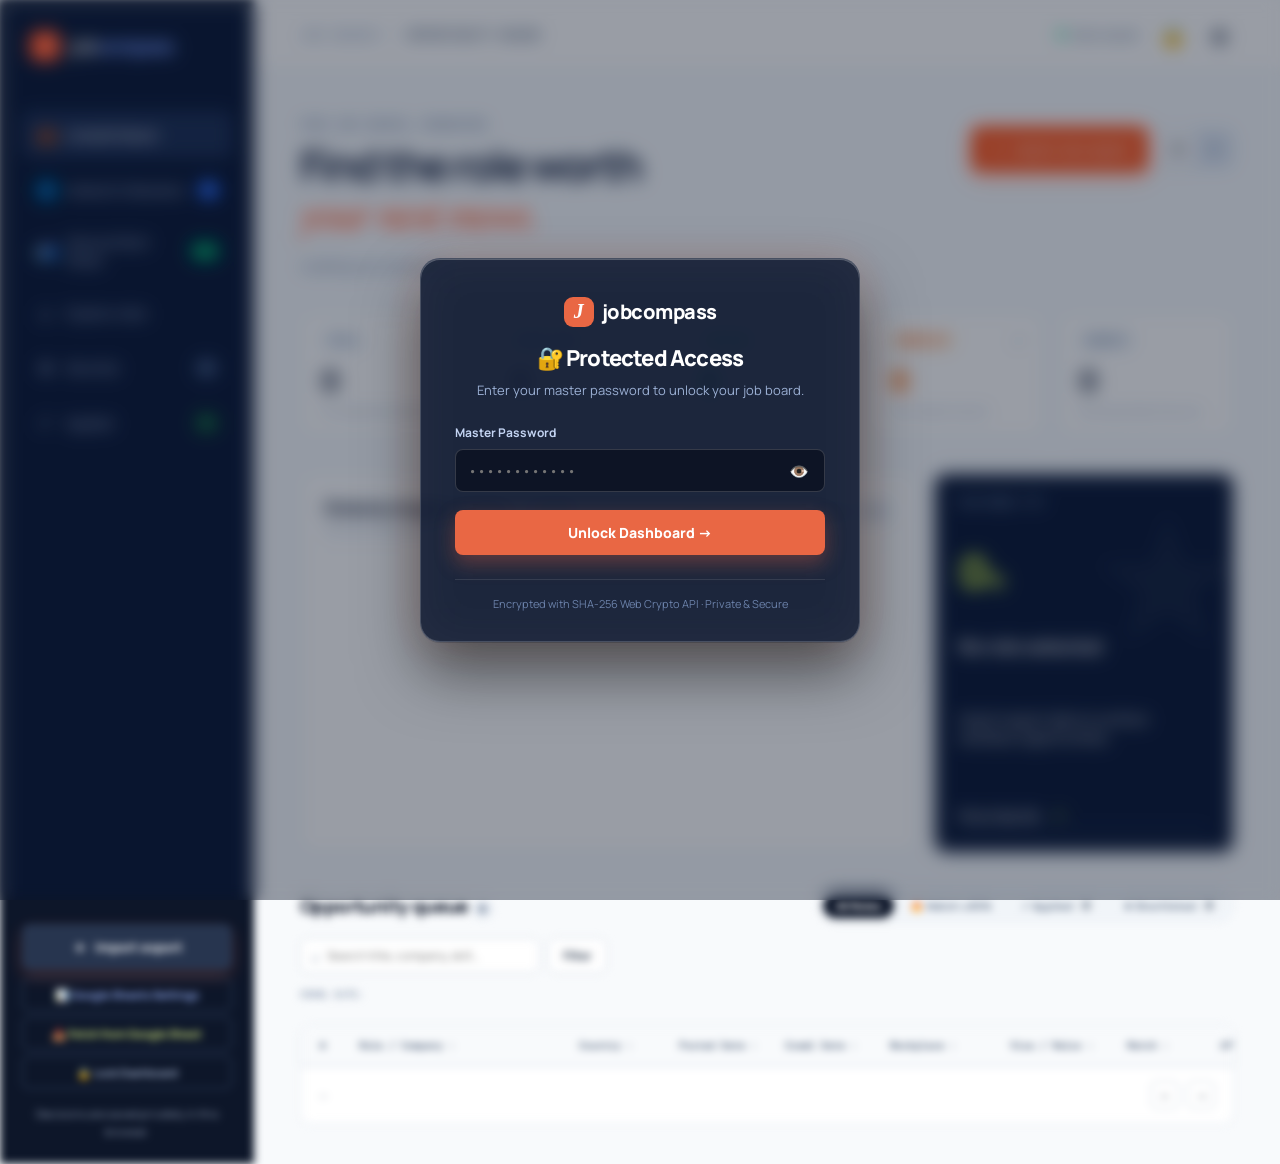
<file: index.html>
<!doctype html>
<html lang="en">
  <head>
    <meta charset="UTF-8" />
    <meta name="viewport" content="width=device-width, initial-scale=1.0" />
    <meta name="theme-color" content="#0d1629" />
    <title>Job Compass | Opportunity dashboard</title>
    <link rel="preconnect" href="https://fonts.googleapis.com" />
    <link rel="preconnect" href="https://fonts.gstatic.com" crossorigin />
    <link href="https://fonts.googleapis.com/css2?family=DM+Mono:wght@400;500&family=Manrope:wght@400;500;600;700;800&display=swap" rel="stylesheet" />
    <link rel="stylesheet" href="styles.css" />
  </head>
  <body>
    <div class="shell" id="app-shell">
      <aside class="sidebar">
        <a class="brand" href="#top" aria-label="Job Compass home"><span class="brand-mark">J</span><span>job<span>compass</span></span></a>
        <nav class="nav" aria-label="Main navigation">
          <a class="active" href="index.html" id="nav-overview-link"><span>💼</span> LinkedIn Board</a>
          <a href="indeed_glassdoor.html" id="nav-ig-link"><span>🌐</span> Indeed & Glassdoor <b id="nav-ig-total" style="background:#2563eb; color:#ffffff; padding:1px 6px; border-radius:8px; font-size:11px; margin-left:auto;">0</b></a>
          <a href="inbound_pipeline.html" id="nav-inbound-link"><span>📬</span> Inbound Next Steps <b id="nav-nextsteps-count" style="background:#10b981; color:#0f172a; font-weight:800; padding:1px 6px; border-radius:8px; font-size:11px; margin-left:auto;">12</b></a>
          <a href="#roles" id="nav-roles-link"><span>⌕</span> Explore roles</a>
          <a href="#shortlist" id="nav-shortlist-link"><span>★</span> Shortlist <b id="nav-shortlist">0</b></a>
          <a href="#applied" id="nav-applied-link"><span>✓</span> Applied <b id="nav-applied" class="nav-applied-badge">0</b></a>
        </nav>
        <div class="sidebar-bottom">
          <button class="import-button sidebar-import" id="import-button"><span>＋</span> Import export</button>
          <button class="clear-data-button" id="sheets-config-button" style="margin-top:8px;color:#9db7ff;border-color:#374a6a">📊 Google Sheets Settings</button>
          <button class="clear-data-button" id="sheets-fetch-button" style="margin-top:6px;color:#dff482;border-color:#374a6a">📥 Fetch from Google Sheet</button>
          <button class="clear-data-button" id="lock-dashboard-btn" style="margin-top:6px;color:#a5b5d2;border-color:#374a6a">🔒 Lock Dashboard</button>
          <p class="stored-count" id="stored-count"></p>
          <button class="clear-data-button" id="clear-data" style="display:none">Clear stored data</button>
          <p>Decisions are saved privately in this browser.</p>
        </div>
      </aside>

      <main id="top">
        <header class="topbar">
          <button class="mobile-menu" id="mobile-menu" aria-label="Open navigation">☰</button>
          <div class="crumb"><span>JOB SEARCH</span><i>/</i><strong>OPPORTUNITY BOARD</strong></div>
          <div class="top-actions">
            <span class="saved-state"><i></i> Auto-saved</span>
            <button class="icon-button" id="lock-header-btn" title="Lock Dashboard Session">🔒</button>
            <button class="icon-button" id="theme-button" aria-label="Toggle theme">◐</button>
          </div>
        </header>

        <section class="hero">
          <div>
            <p class="eyebrow">YOUR JOB SEARCH, ORGANISED</p>
            <h1>Find the role worth<br /><em>your next move.</em></h1>
            <p class="hero-copy" id="dataset-summary">Loading your job export…</p>
          </div>
          <div class="hero-actions">
            <button class="import-button" id="hero-import"><span>＋</span> Import new export</button>
            <label class="view-toggle" aria-label="Display mode">
              <button class="active" id="table-view-button" aria-label="Table view">☰</button>
              <button id="compact-view-button" aria-label="Compact view">☷</button>
            </label>
          </div>
        </section>

        <section class="metrics">
          <article class="metric-card">
            <div class="metric-head"><span class="metric-badge">TOTAL</span></div>
            <strong id="metric-total">0</strong>
            <span class="metric-note" id="metric-total-note">0 companies represented</span>
          </article>
          <article class="metric-card">
            <div class="metric-head"><span class="metric-badge badge-match">MATCH ≥85%</span></div>
            <strong id="metric-high-match">0</strong>
            <span class="metric-note">Top fit for your background</span>
          </article>
          <article class="metric-card clickable card-applied" id="metric-applied-card" title="Click to view all applied jobs">
            <div class="metric-head"><span class="metric-badge badge-applied">APPLIED</span><span class="card-action-icon">↗</span></div>
            <strong id="metric-applied" class="metric-applied-val">0</strong>
            <span class="metric-note" id="metric-applied-note">0% submitted · Click to filter</span>
          </article>
          <article class="metric-card clickable card-shortlist" id="metric-shortlisted-card" title="Click to view shortlisted roles">
            <div class="metric-head"><span class="metric-badge badge-shortlist">SHORTLIST</span><span class="card-action-icon">↗</span></div>
            <strong id="metric-shortlisted" class="metric-shortlist-val">0</strong>
            <span class="metric-note" id="metric-shortlist-note">Your roles to revisit</span>
          </article>
          <article class="metric-card">
            <div class="metric-head"><span class="metric-badge">MARKETS</span></div>
            <strong id="metric-countries">0</strong>
            <span class="metric-note" id="metric-country-note">Across primary focus areas</span>
          </article>
        </section>

        <section class="insight-grid">
          <article class="chart-card">
            <div class="chart-card-top">
              <div class="chart-card-title-group">
                <div class="title-with-pill">
                  <h2>Roles by target country</h2>
                  <span class="market-count-pill" id="country-data-label">19 MARKETS</span>
                </div>
                <p class="chart-subtitle" id="country-chart-subtitle">All active international tech markets</p>
              </div>
              <div class="chart-controls-group">
                <div class="chart-search-wrap">
                  <span>⌕</span>
                  <input type="text" id="country-search-input" placeholder="Search country…" />
                </div>
                <div class="chart-sort-toggle">
                  <button class="sort-toggle-btn active" id="sort-country-count" title="Sort by volume">Volume</button>
                  <button class="sort-toggle-btn" id="sort-country-alpha" title="Sort alphabetically">A–Z</button>
                </div>
                <button class="clear-country-filter" id="country-filter-clear-btn" style="display:none;" title="Clear country filter">✕</button>
              </div>
            </div>
            <div class="country-bars-scroll" id="country-bars"></div>
          </article>
          <article class="focus-card">
            <p class="eyebrow">FEATURED FIT</p>
            <div class="focus-score" id="focus-score">0<small>%</small></div>
            <h2 id="focus-title">No role selected</h2>
            <p id="focus-company">Import export data to surface standout opportunities.</p>
            <button id="view-best-fit">Focus top role <span>→</span></button>
          </article>
        </section>

        <section class="roles-section" id="roles">
          <div class="queue-master-bar">
            <div class="queue-left">
              <h2>Opportunity queue <span class="queue-count-badge" id="visible-count">0</span></h2>
            </div>
            <div class="queue-center">
              <div class="status-tabs-bar" id="status-tabs-bar">
                <button class="status-pill active" data-status-tab="all">All Roles</button>
                <button class="status-pill pill-match" data-status-tab="high">🔥 Match ≥85%</button>
                <button class="status-pill pill-applied" data-status-tab="applied">✓ Applied <b id="tab-count-applied">0</b></button>
                <button class="status-pill pill-shortlist" data-status-tab="shortlisted">★ Shortlisted <b id="tab-count-shortlisted">0</b></button>
              </div>
            </div>
            <div class="queue-right">
              <div class="search-wrap">
                <span>⌕</span>
                <input type="search" id="search" placeholder="Search title, company, skill…" />
              </div>
              <button class="filter-button" id="filter-button">Filter <span id="filter-count">0</span></button>
            </div>
          </div>

          <div class="timeline-strip">
            <span class="timeline-label">CRAWL DATE:</span>
            <div class="date-tabs-bar" id="date-tabs-bar"></div>
          </div>

          <div class="filters-panel" id="filters-panel" hidden>
            <label>Platform / Source<select id="source-filter"><option value="">All platforms</option><option value="LinkedIn">LinkedIn</option><option value="Indeed">Indeed</option><option value="Glassdoor">Glassdoor</option></select></label>
            <label>Country<select id="country-filter"><option value="">All countries</option></select></label>
            <label>Match Score<select id="score-filter"><option value="">Any score</option><option value="85">85%+ Top match</option><option value="70">70%+ Good match</option></select></label>
            <label>Workplace<select id="workplace-filter"><option value="">Any workplace</option></select></label>
            <label>Job Posted<select id="posted-filter"><option value="">Any posted date</option><option value="1">Past 24 hours</option><option value="3">Past 3 days</option><option value="7">Past 7 days</option><option value="14">Past 14 days</option><option value="30">Past 30 days</option></select></label>
            <label>Crawl Date<select id="recent-filter"><option value="">All crawl dates</option><option value="1">Past 24 hours</option><option value="7">Past 7 days</option><option value="30">Past 30 days</option></select></label>
            <label>Visa Sponsorship<select id="visa-filter"><option value="">All sponsorship</option><option value="Visa Sponsored">🛂 Visa Sponsored</option><option value="Relocation Provided">✈️ Relocation Provided</option><option value="Visa Mentioned">🌐 Visa Mentioned</option><option value="No Sponsorship">🚫 No Sponsorship</option></select></label>
            <label>Status<select id="status-filter"><option value="">All roles</option><option value="shortlisted">Shortlisted</option><option value="applied">Applied</option><option value="not-applied">Not Applied</option></select></label>
            <button class="clear-filters" id="clear-filters">Clear all</button>
          </div>
          <div class="active-filters" id="active-filters"></div>
          <div class="table-wrap" id="table-wrap">
            <table>
              <thead>
                <tr>
                  <th class="bookmark-cell">★</th>
                  <th class="col-role"><button data-sort="Job Title">Role / Company ↕</button></th>
                  <th class="col-country"><button data-sort="Country">Country ↕</button></th>
                  <th class="col-posted"><button data-sort="Posted Date">Posted Date ↕</button></th>
                  <th class="col-crawl"><button data-sort="Crawl Date">Crawl Date ↕</button></th>
                  <th class="col-workplace"><button data-sort="Remote / Workplace">Workplace ↕</button></th>
                  <th class="col-visa"><button data-sort="Visa Sponsorship Mentioned">Visa / Reloc ↕</button></th>
                  <th class="col-match"><button data-sort="Match Score">Match ↕</button></th>
                  <th class="col-applied">Applied</th>
                  <th class="col-link">Link</th>
                </tr>
              </thead>
              <tbody id="jobs-body"></tbody>
            </table>
          </div>
          <footer class="table-footer"><p id="page-info">—</p><div class="pagination"><button id="previous-page" aria-label="Previous page">←</button><div id="page-buttons"></div><button id="next-page" aria-label="Next page">→</button></div></footer>
        </section>
      </main>
    </div>

    <!-- Login & Authentication Gate Modal -->
    <div class="auth-overlay" id="auth-overlay">
      <div class="auth-card">
        <div class="auth-header">
          <div class="auth-brand"><span class="brand-mark">J</span><span>job<span>compass</span></span></div>
          <h2 id="auth-title">🔐 Protected Access</h2>
          <p id="auth-subtitle">Enter your master password to unlock your job board.</p>
        </div>
        <form id="auth-form">
          <div class="auth-field">
            <label for="auth-password">Master Password</label>
            <div class="password-wrapper">
              <input type="password" id="auth-password" class="modal-input" placeholder="••••••••••••" required autocomplete="current-password" />
              <button type="button" id="toggle-auth-password" class="password-toggle-btn" aria-label="Toggle password visibility">👁️</button>
            </div>
            <div id="password-strength-bar" class="strength-bar" hidden><div id="strength-fill"></div></div>
          </div>
          <div class="auth-field" id="auth-confirm-wrapper" hidden>
            <label for="auth-confirm-password">Confirm Master Password</label>
            <input type="password" id="auth-confirm-password" class="modal-input" placeholder="••••••••••••" autocomplete="new-password" />
          </div>
          <p class="auth-error" id="auth-error" hidden></p>
          <button type="submit" id="auth-submit-btn" class="auth-submit-btn">Unlock Dashboard →</button>
        </form>
        <div class="auth-footer">
          <span>Encrypted with SHA-256 Web Crypto API · Private & Secure</span>
        </div>
      </div>
    </div>

    <!-- Google Sheets Settings Modal -->
    <div class="modal-overlay" id="sheets-modal" hidden>
      <div class="modal-card">
        <header class="modal-header">
          <h3>📊 Google Sheets Integration</h3>
          <button id="close-sheets-modal" aria-label="Close modal">×</button>
        </header>
        <div class="modal-body">
          <p>Sync all opportunity records and real-time "Applied" status to a single Google Spreadsheet.</p>
          <label class="modal-label">Google Apps Script Webhook URL:
            <input type="url" id="sheets-url-input" class="modal-input" placeholder="https://script.google.com/macros/s/.../exec" />
          </label>
          <div class="modal-actions">
            <button id="save-sheets-config" class="import-button">Save Configuration</button>
            <button id="sync-sheets-now" class="filter-button" style="padding:10px 16px">Sync All Jobs Now 🔄</button>
          </div>
          <p class="small-help">Copy script from <code>google_apps_script.js</code> into your Google Sheet to create a Webhook.</p>
        </div>
      </div>
    </div>

    <input id="file-input" type="file" accept=".csv,.xlsx,text/csv,application/vnd.openxmlformats-officedocument.spreadsheetml.sheet" hidden />
    <div class="toast" id="toast" role="status"></div>
    <div class="loading-overlay" id="loading-overlay" hidden>
      <div class="loading-spinner">
        <div class="spinner"></div>
        <p id="loading-text">Importing…</p>
      </div>
    </div>
    <script src="https://cdn.sheetjs.com/xlsx-0.20.3/package/dist/xlsx.full.min.js"></script>
    <script src="app.js"></script>
  </body>
</html>
</file>
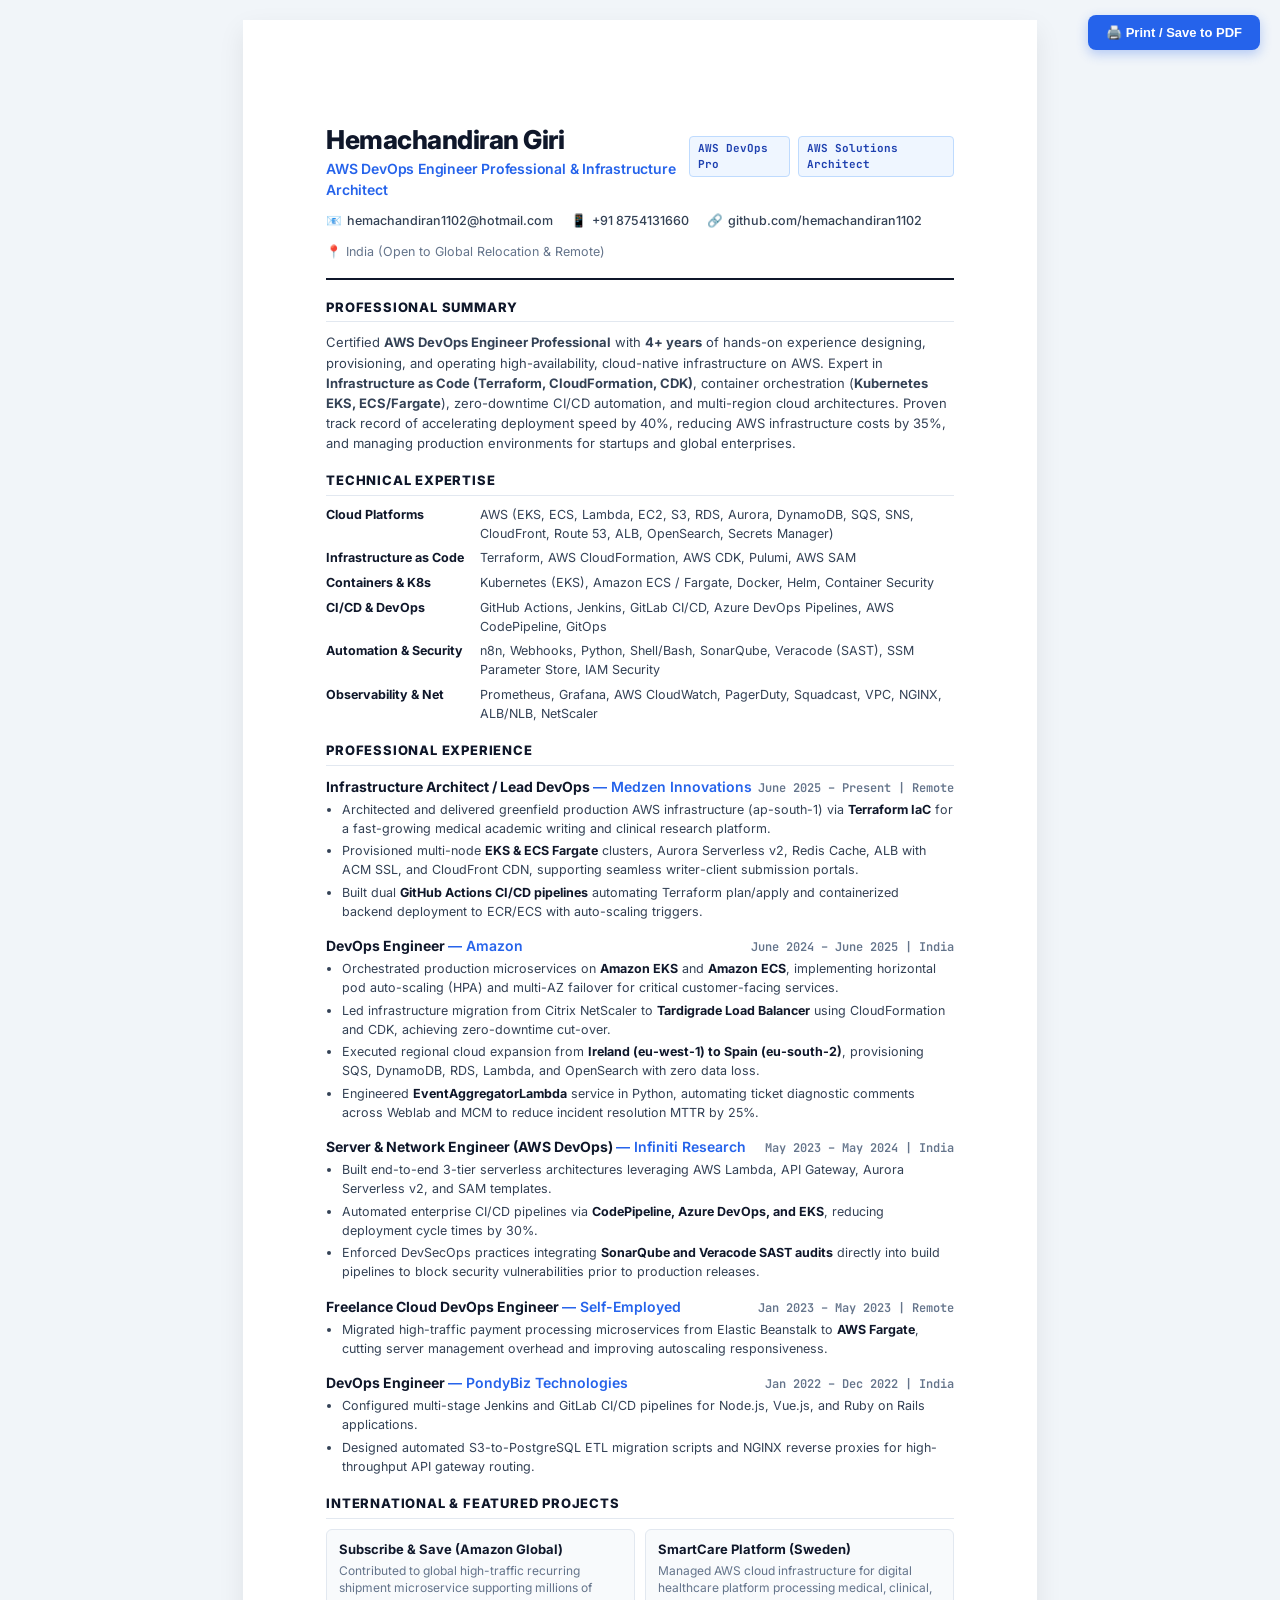
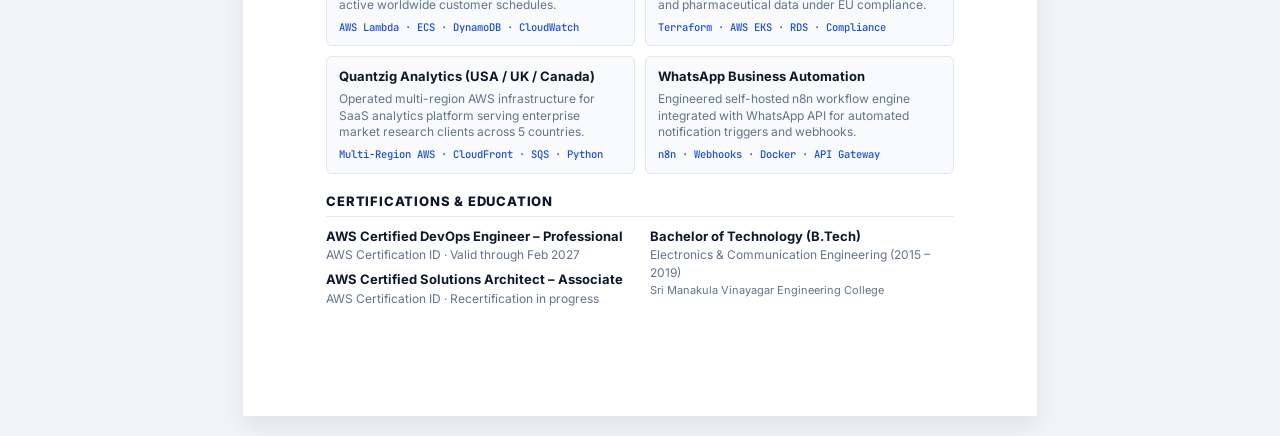
<file: Hemachandiran_Giri_Unified_Global_Resume.html>
<!DOCTYPE html>
<html lang="en">
<head>
  <meta charset="UTF-8">
  <meta name="viewport" content="width=device-width, initial-scale=1.0">
  <title>Hemachandiran Giri — AWS DevOps Engineer & Infrastructure Architect Resume</title>
  <style>
    @import url('https://fonts.googleapis.com/css2?family=Inter:wght@300;400;500;600;700;800&family=JetBrains+Mono:wght@400;500&display=swap');

    :root {
      --primary: #0f172a;
      --accent: #2563eb;
      --accent-dark: #1d4ed8;
      --text: #334155;
      --text-light: #64748b;
      --line: #e2e8f0;
      --bg-subtle: #f8fafc;
      --badge-bg: #eff6ff;
      --badge-border: #bfdbfe;
      --badge-text: #1e40af;
    }

    * { box-sizing: border-box; margin: 0; padding: 0; }
    
    body {
      font-family: 'Inter', system-ui, -apple-system, sans-serif;
      color: var(--text);
      background: #f1f5f9;
      line-height: 1.5;
      font-size: 13.5px;
      -webkit-print-color-adjust: exact;
      print-color-adjust: exact;
    }

    .page {
      background: #ffffff;
      width: 210mm;
      min-height: 297mm;
      margin: 20px auto;
      padding: 28mm 22mm 24mm;
      box-shadow: 0 10px 25px rgba(0,0,0,0.08);
      position: relative;
    }

    @media print {
      body { background: #ffffff; }
      .page {
        width: 100%;
        margin: 0;
        padding: 16mm 16mm 16mm;
        box-shadow: none;
      }
      .no-print { display: none !important; }
      .page-break { page-break-before: always; }
    }

    /* Print Toolbar */
    .toolbar {
      position: fixed;
      top: 15px;
      right: 20px;
      z-index: 1000;
      display: flex;
      gap: 10px;
    }
    .btn {
      background: var(--accent);
      color: #fff;
      border: 0;
      padding: 10px 18px;
      border-radius: 8px;
      font-weight: 600;
      font-size: 13px;
      cursor: pointer;
      box-shadow: 0 4px 12px rgba(37,99,235,0.3);
      transition: all 0.2s ease;
    }
    .btn:hover { background: var(--accent-dark); transform: translateY(-1px); }

    /* Header */
    header {
      border-bottom: 2px solid var(--primary);
      padding-bottom: 16px;
      margin-bottom: 18px;
    }

    .header-top {
      display: flex;
      justify-content: space-between;
      align-items: flex-start;
    }

    h1 {
      font-size: 26px;
      font-weight: 800;
      color: var(--primary);
      letter-spacing: -0.5px;
      line-height: 1.1;
    }

    .title-sub {
      font-size: 14px;
      font-weight: 600;
      color: var(--accent);
      margin-top: 4px;
      letter-spacing: -0.2px;
    }

    .contact-bar {
      display: flex;
      flex-wrap: wrap;
      gap: 12px 18px;
      margin-top: 12px;
      font-size: 12.5px;
      color: var(--text-light);
    }

    .contact-item {
      display: flex;
      align-items: center;
      gap: 5px;
    }

    .contact-item a {
      color: var(--text);
      text-decoration: none;
      font-weight: 500;
    }

    .contact-item a:hover { color: var(--accent); }

    .cert-badge-row {
      display: flex;
      gap: 8px;
      margin-top: 10px;
    }

    .cert-pill {
      background: var(--badge-bg);
      border: 1px solid var(--badge-border);
      color: var(--badge-text);
      font-size: 11px;
      font-weight: 700;
      padding: 3px 8px;
      border-radius: 4px;
      font-family: 'JetBrains Mono', monospace;
    }

    /* Section Styling */
    section {
      margin-bottom: 18px;
    }

    .section-title {
      font-size: 13px;
      font-weight: 800;
      text-transform: uppercase;
      letter-spacing: 0.8px;
      color: var(--primary);
      border-bottom: 1.5px solid var(--line);
      padding-bottom: 4px;
      margin-bottom: 10px;
      display: flex;
      justify-content: space-between;
      align-items: center;
    }

    .summary-text {
      font-size: 13px;
      color: var(--text);
      line-height: 1.55;
    }

    /* Skills Grid */
    .skills-grid {
      display: grid;
      grid-template-columns: 140px 1fr;
      gap: 6px 14px;
      font-size: 12.5px;
    }

    .skill-cat {
      font-weight: 700;
      color: var(--primary);
    }

    .skill-val {
      color: var(--text);
    }

    /* Experience Items */
    .exp-item {
      margin-bottom: 14px;
    }

    .exp-header {
      display: flex;
      justify-content: space-between;
      align-items: baseline;
      margin-bottom: 3px;
    }

    .exp-role {
      font-size: 14px;
      font-weight: 700;
      color: var(--primary);
    }

    .exp-company {
      font-weight: 600;
      color: var(--accent);
    }

    .exp-meta {
      font-size: 12px;
      font-weight: 600;
      color: var(--text-light);
      font-family: 'JetBrains Mono', monospace;
    }

    ul.bullets {
      padding-left: 16px;
      margin-top: 4px;
    }

    ul.bullets li {
      margin-bottom: 4px;
      font-size: 12.5px;
      color: var(--text);
    }

    ul.bullets li strong {
      color: var(--primary);
    }

    /* Project Cards */
    .project-grid {
      display: grid;
      grid-template-columns: 1fr 1fr;
      gap: 10px;
    }

    .project-card {
      border: 1px solid var(--line);
      background: var(--bg-subtle);
      border-radius: 6px;
      padding: 10px 12px;
    }

    .project-card h4 {
      font-size: 13px;
      font-weight: 700;
      color: var(--primary);
      display: flex;
      justify-content: space-between;
    }

    .project-card p {
      font-size: 12px;
      color: var(--text-light);
      margin-top: 4px;
      line-height: 1.4;
    }

    .tech-stack {
      font-family: 'JetBrains Mono', monospace;
      font-size: 10.5px;
      color: var(--accent-dark);
      margin-top: 6px;
      font-weight: 500;
    }

    /* Education & Certs Inline */
    .two-col {
      display: grid;
      grid-template-columns: 1fr 1fr;
      gap: 20px;
    }

    .edu-item h4 {
      font-size: 13px;
      font-weight: 700;
      color: var(--primary);
    }

    .edu-item p {
      font-size: 12px;
      color: var(--text-light);
    }
  </style>
</head>
<body>

  <div class="toolbar no-print">
    <button class="btn" onclick="window.print()">🖨️ Print / Save to PDF</button>
  </div>

  <div class="page">
    
    <!-- HEADER -->
    <header>
      <div class="header-top">
        <div>
          <h1>Hemachandiran Giri</h1>
          <div class="title-sub">AWS DevOps Engineer Professional & Infrastructure Architect</div>
        </div>
        <div class="cert-badge-row">
          <span class="cert-pill">AWS DevOps Pro</span>
          <span class="cert-pill">AWS Solutions Architect</span>
        </div>
      </div>

      <div class="contact-bar">
        <div class="contact-item">📧 <a href="mailto:hemachandiran1102@hotmail.com">hemachandiran1102@hotmail.com</a></div>
        <div class="contact-item">📱 <a href="tel:+918754131660">+91 8754131660</a></div>
        <div class="contact-item">🔗 <a href="https://github.com/hemachandiran1102" target="_blank">github.com/hemachandiran1102</a></div>
        <div class="contact-item">📍 India (Open to Global Relocation & Remote)</div>
      </div>
    </header>

    <!-- PROFESSIONAL SUMMARY -->
    <section>
      <div class="section-title">Professional Summary</div>
      <p class="summary-text">
        Certified <strong>AWS DevOps Engineer Professional</strong> with <strong>4+ years</strong> of hands-on experience designing, provisioning, and operating high-availability, cloud-native infrastructure on AWS. Expert in <strong>Infrastructure as Code (Terraform, CloudFormation, CDK)</strong>, container orchestration (<strong>Kubernetes EKS, ECS/Fargate</strong>), zero-downtime CI/CD automation, and multi-region cloud architectures. Proven track record of accelerating deployment speed by 40%, reducing AWS infrastructure costs by 35%, and managing production environments for startups and global enterprises.
      </p>
    </section>

    <!-- TECHNICAL SKILLS -->
    <section>
      <div class="section-title">Technical Expertise</div>
      <div class="skills-grid">
        <div class="skill-cat">Cloud Platforms</div>
        <div class="skill-val">AWS (EKS, ECS, Lambda, EC2, S3, RDS, Aurora, DynamoDB, SQS, SNS, CloudFront, Route 53, ALB, OpenSearch, Secrets Manager)</div>
        
        <div class="skill-cat">Infrastructure as Code</div>
        <div class="skill-val">Terraform, AWS CloudFormation, AWS CDK, Pulumi, AWS SAM</div>

        <div class="skill-cat">Containers & K8s</div>
        <div class="skill-val">Kubernetes (EKS), Amazon ECS / Fargate, Docker, Helm, Container Security</div>

        <div class="skill-cat">CI/CD & DevOps</div>
        <div class="skill-val">GitHub Actions, Jenkins, GitLab CI/CD, Azure DevOps Pipelines, AWS CodePipeline, GitOps</div>

        <div class="skill-cat">Automation & Security</div>
        <div class="skill-val">n8n, Webhooks, Python, Shell/Bash, SonarQube, Veracode (SAST), SSM Parameter Store, IAM Security</div>

        <div class="skill-cat">Observability & Net</div>
        <div class="skill-val">Prometheus, Grafana, AWS CloudWatch, PagerDuty, Squadcast, VPC, NGINX, ALB/NLB, NetScaler</div>
      </div>
    </section>

    <!-- PROFESSIONAL EXPERIENCE -->
    <section>
      <div class="section-title">Professional Experience</div>

      <!-- Medzen Innovations -->
      <div class="exp-item">
        <div class="exp-header">
          <div class="exp-role">Infrastructure Architect / Lead DevOps <span class="exp-company">— Medzen Innovations</span></div>
          <div class="exp-meta">June 2025 – Present | Remote</div>
        </div>
        <ul class="bullets">
          <li>Architected and delivered greenfield production AWS infrastructure (ap-south-1) via <strong>Terraform IaC</strong> for a fast-growing medical academic writing and clinical research platform.</li>
          <li>Provisioned multi-node <strong>EKS & ECS Fargate</strong> clusters, Aurora Serverless v2, Redis Cache, ALB with ACM SSL, and CloudFront CDN, supporting seamless writer-client submission portals.</li>
          <li>Built dual <strong>GitHub Actions CI/CD pipelines</strong> automating Terraform plan/apply and containerized backend deployment to ECR/ECS with auto-scaling triggers.</li>
        </ul>
      </div>

      <!-- Amazon -->
      <div class="exp-item">
        <div class="exp-header">
          <div class="exp-role">DevOps Engineer <span class="exp-company">— Amazon</span></div>
          <div class="exp-meta">June 2024 – June 2025 | India</div>
        </div>
        <ul class="bullets">
          <li>Orchestrated production microservices on <strong>Amazon EKS</strong> and <strong>Amazon ECS</strong>, implementing horizontal pod auto-scaling (HPA) and multi-AZ failover for critical customer-facing services.</li>
          <li>Led infrastructure migration from Citrix NetScaler to <strong>Tardigrade Load Balancer</strong> using CloudFormation and CDK, achieving zero-downtime cut-over.</li>
          <li>Executed regional cloud expansion from <strong>Ireland (eu-west-1) to Spain (eu-south-2)</strong>, provisioning SQS, DynamoDB, RDS, Lambda, and OpenSearch with zero data loss.</li>
          <li>Engineered <strong>EventAggregatorLambda</strong> service in Python, automating ticket diagnostic comments across Weblab and MCM to reduce incident resolution MTTR by 25%.</li>
        </ul>
      </div>

      <!-- Infiniti Research -->
      <div class="exp-item">
        <div class="exp-header">
          <div class="exp-role">Server & Network Engineer (AWS DevOps) <span class="exp-company">— Infiniti Research</span></div>
          <div class="exp-meta">May 2023 – May 2024 | India</div>
        </div>
        <ul class="bullets">
          <li>Built end-to-end 3-tier serverless architectures leveraging AWS Lambda, API Gateway, Aurora Serverless v2, and SAM templates.</li>
          <li>Automated enterprise CI/CD pipelines via <strong>CodePipeline, Azure DevOps, and EKS</strong>, reducing deployment cycle times by 30%.</li>
          <li>Enforced DevSecOps practices integrating <strong>SonarQube and Veracode SAST audits</strong> directly into build pipelines to block security vulnerabilities prior to production releases.</li>
        </ul>
      </div>

      <!-- Freelance DevOps -->
      <div class="exp-item">
        <div class="exp-header">
          <div class="exp-role">Freelance Cloud DevOps Engineer <span class="exp-company">— Self-Employed</span></div>
          <div class="exp-meta">Jan 2023 – May 2023 | Remote</div>
        </div>
        <ul class="bullets">
          <li>Migrated high-traffic payment processing microservices from Elastic Beanstalk to <strong>AWS Fargate</strong>, cutting server management overhead and improving autoscaling responsiveness.</li>
        </ul>
      </div>

      <!-- PondyBiz -->
      <div class="exp-item">
        <div class="exp-header">
          <div class="exp-role">DevOps Engineer <span class="exp-company">— PondyBiz Technologies</span></div>
          <div class="exp-meta">Jan 2022 – Dec 2022 | India</div>
        </div>
        <ul class="bullets">
          <li>Configured multi-stage Jenkins and GitLab CI/CD pipelines for Node.js, Vue.js, and Ruby on Rails applications.</li>
          <li>Designed automated S3-to-PostgreSQL ETL migration scripts and NGINX reverse proxies for high-throughput API gateway routing.</li>
        </ul>
      </div>

    </section>

    <!-- KEY HIGHLIGHT PROJECTS -->
    <section>
      <div class="section-title">International & Featured Projects</div>
      <div class="project-grid">
        
        <div class="project-card">
          <h4>Subscribe & Save (Amazon Global)</h4>
          <p>Contributed to global high-traffic recurring shipment microservice supporting millions of active worldwide customer schedules.</p>
          <div class="tech-stack">AWS Lambda · ECS · DynamoDB · CloudWatch</div>
        </div>

        <div class="project-card">
          <h4>SmartCare Platform (Sweden)</h4>
          <p>Managed AWS cloud infrastructure for digital healthcare platform processing medical, clinical, and pharmaceutical data under EU compliance.</p>
          <div class="tech-stack">Terraform · AWS EKS · RDS · Compliance</div>
        </div>

        <div class="project-card">
          <h4>Quantzig Analytics (USA / UK / Canada)</h4>
          <p>Operated multi-region AWS infrastructure for SaaS analytics platform serving enterprise market research clients across 5 countries.</p>
          <div class="tech-stack">Multi-Region AWS · CloudFront · SQS · Python</div>
        </div>

        <div class="project-card">
          <h4>WhatsApp Business Automation</h4>
          <p>Engineered self-hosted n8n workflow engine integrated with WhatsApp API for automated notification triggers and webhooks.</p>
          <div class="tech-stack">n8n · Webhooks · Docker · API Gateway</div>
        </div>

      </div>
    </section>

    <!-- CERTIFICATIONS & EDUCATION -->
    <section>
      <div class="section-title">Certifications & Education</div>
      <div class="two-col">
        <div>
          <div class="edu-item">
            <h4>AWS Certified DevOps Engineer – Professional</h4>
            <p>AWS Certification ID · Valid through Feb 2027</p>
          </div>
          <div class="edu-item" style="margin-top: 6px;">
            <h4>AWS Certified Solutions Architect – Associate</h4>
            <p>AWS Certification ID · Recertification in progress</p>
          </div>
        </div>
        <div>
          <div class="edu-item">
            <h4>Bachelor of Technology (B.Tech)</h4>
            <p>Electronics & Communication Engineering (2015 – 2019)</p>
            <p style="font-size: 11px; color: var(--text-light);">Sri Manakula Vinayagar Engineering College</p>
          </div>
        </div>
      </div>
    </section>

  </div>

</body>
</html>
</file>
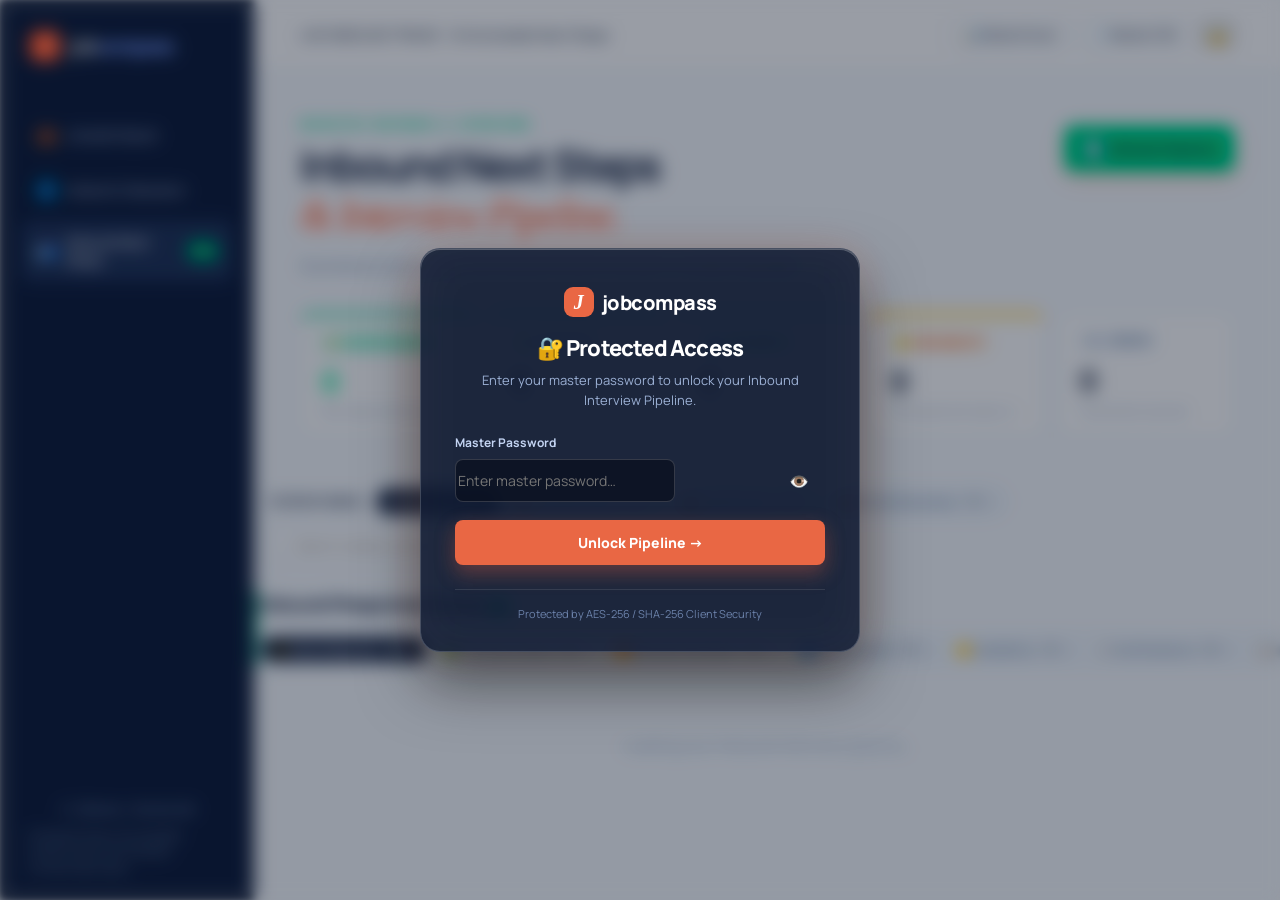
<file: inbound_pipeline.html>
<!DOCTYPE html>
<html lang="en">
  <head>
    <meta charset="UTF-8" />
    <meta name="viewport" content="width=device-width, initial-scale=1.0" />
    <title>Job Compass — Inbound Next Steps & Interview Pipeline</title>
    <link rel="preconnect" href="https://fonts.googleapis.com" />
    <link rel="preconnect" href="https://fonts.gstatic.com" crossorigin />
    <link href="https://fonts.googleapis.com/css2?family=DM+Mono:wght@400;500;700&family=Manrope:wght@400;500;600;700;800&display=swap" rel="stylesheet" />
    <link rel="stylesheet" href="styles.css" />
  </head>
  <body>
    <!-- Authentication Overlay -->
    <div class="auth-overlay" id="auth-overlay" hidden>
      <div class="auth-card">
        <div class="auth-header">
          <div class="auth-brand"><span class="brand-mark">J</span><span>job<span>compass</span></span></div>
          <h2 id="auth-title">🔐 Protected Access</h2>
          <p id="auth-subtitle">Enter your master password to unlock your Inbound Interview Pipeline.</p>
        </div>
        <div id="auth-error" class="auth-error" hidden></div>
        <form id="auth-form">
          <div class="auth-field">
            <label for="auth-password">Master Password</label>
            <div class="password-wrapper">
              <input type="password" id="auth-password" placeholder="Enter master password…" required autocomplete="current-password" />
              <button type="button" class="password-toggle-btn" id="toggle-auth-password" title="Toggle password visibility">👁️</button>
            </div>
          </div>
          <button type="submit" class="auth-submit-btn" id="auth-submit-btn">Unlock Pipeline →</button>
        </form>
        <div class="auth-footer">Protected by AES-256 / SHA-256 Client Security</div>
      </div>
    </div>

    <!-- Application Shell -->
    <div class="shell" id="app-shell">
      <aside class="sidebar">
        <a href="index.html" class="brand"><span class="brand-mark">J</span><span>job<span>compass</span></span></a>
        <nav class="nav">
          <a href="index.html" title="LinkedIn Opportunities"><span>💼</span>LinkedIn Board</a>
          <a href="indeed_glassdoor.html" title="Indeed & Glassdoor Board"><span>🌐</span>Indeed & Glassdoor</a>
          <a href="inbound_pipeline.html" class="active" title="Inbound Next Steps & Interviews"><span>📬</span>Inbound Next Steps <b id="nav-inbound-badge" style="background:#10b981; color:#0f172a; font-weight:800;">12</b></a>
        </nav>
        <div class="sidebar-bottom">
          <p id="stored-count" class="stored-count">3 Inboxes Connected</p>
          <div style="font-size:11px; color:#94a3b8; line-height:1.5; margin-top:8px;">
            <div>• Hotmail Primary (Connected)</div>
            <div>• Gmail Primary (Connected)</div>
            <div>• Hotmail Secondary</div>
          </div>
        </div>
      </aside>

      <main class="main">
        <header class="topbar">
          <div class="topbar-right" style="width: 100%; display: flex; justify-content: space-between; align-items: center;">
            <div class="topbar-pill">
              <span class="pulse-dot" style="background:#10b981;"></span>
              <span>LIVE INBOUND TRIAGE</span>
              <span class="pill-divider">·</span>
              <span id="header-total-count">12 Actionable Next Steps</span>
            </div>
            <div style="display: flex; align-items: center; gap: 8px;">
              <a href="interview_pipeline.xlsx" download class="filter-button" style="text-decoration:none; padding: 7px 14px; font-size:12px; display:inline-flex; align-items:center; gap:5px;">📊 Master Excel</a>
              <a href="interview_pipeline.csv" download class="filter-button" style="text-decoration:none; padding: 7px 14px; font-size:12px; display:inline-flex; align-items:center; gap:5px;">📄 Master CSV</a>
              <button class="lock-header-btn" id="lock-header-btn" title="Lock session">🔒</button>
            </div>
          </div>
        </header>

        <section class="hero">
          <div class="hero-copy-wrap">
            <p class="eyebrow" style="color:#10b981;">RECRUITER RESPONSES & INTERVIEWS</p>
            <h1>Inbound Next Steps<br /><em>& Interview Pipeline.</em></h1>
            <p class="hero-copy" id="dataset-summary">Scanned across all connected inboxes (Gmail & Hotmail) in multiple languages.</p>
          </div>
          <div class="hero-actions">
            <button class="import-button" id="refresh-pipeline-btn" style="background:#10b981; color:#0f172a; font-weight:700;"><span>🔄</span> Refresh Pipeline</button>
          </div>
        </section>

        <!-- Metric Summary Cards -->
        <section class="metrics">
          <article class="metric-card clickable" id="metric-action-card" style="border-top: 3px solid #10b981;">
            <div class="metric-head"><span class="metric-badge" style="background:rgba(16,185,129,0.2); color:#34d399;">⚡ ACTION REQUIRED</span></div>
            <strong id="metric-action-count" style="color:#34d399;">0</strong>
            <span class="metric-note">Next steps ready to proceed</span>
          </article>
          <article class="metric-card clickable" id="metric-invites-card" style="border-top: 3px solid #34d399;">
            <div class="metric-head"><span class="metric-badge badge-match">🟢 INTERVIEWS</span></div>
            <strong id="metric-invites-count">0</strong>
            <span class="metric-note">Screenings & technical rounds</span>
          </article>
          <article class="metric-card clickable" id="metric-assessments-card" style="border-top: 3px solid #60a5fa;">
            <div class="metric-head"><span class="metric-badge badge-applied">🔵 ASSESSMENTS</span></div>
            <strong id="metric-assessments-count">0</strong>
            <span class="metric-note">Online coding challenges & tests</span>
          </article>
          <article class="metric-card clickable" id="metric-inquiries-card" style="border-top: 3px solid #fbbf24;">
            <div class="metric-head"><span class="metric-badge badge-shortlist">🟡 AVAILABILITY</span></div>
            <strong id="metric-inquiries-count">0</strong>
            <span class="metric-note">Notice period & salary inquiries</span>
          </article>
          <article class="metric-card">
            <div class="metric-head"><span class="metric-badge">ALL INBOUND</span></div>
            <strong id="metric-total-emails">0</strong>
            <span class="metric-note">Total emails scanned</span>
          </article>
        </section>

        <!-- Account Filter Strip -->
        <div style="display:flex; align-items:center; justify-content:space-between; flex-wrap:wrap; gap:10px; margin-bottom:1rem; padding: 12px 16px; background: rgba(255,255,255,0.02); border: 1px solid var(--border-color); border-radius: 10px;">
          <div style="display:flex; align-items:center; gap:8px; flex-wrap:wrap;">
            <span style="font-size:12px; font-weight:700; color:var(--text-muted); text-transform:uppercase;">Filter By Inbox:</span>
            <div class="status-tabs-bar" id="account-filter-bar" style="margin:0;">
              <button class="status-pill active" data-account="all">All Inboxes (<b id="acc-count-all">0</b>)</button>
              <button class="status-pill" data-account="Hotmail Primary">📥 Hotmail Primary (<b id="acc-count-hotmail1">0</b>)</button>
              <button class="status-pill" data-account="Gmail Primary">📥 Gmail Primary (<b id="acc-count-gmail">0</b>)</button>
              <button class="status-pill" data-account="Hotmail Secondary">📥 Hotmail Secondary (<b id="acc-count-hotmail2">0</b>)</button>
            </div>
          </div>
          <div class="search-wrap" style="width: 260px;">
            <span>⌕</span>
            <input type="search" id="search-inbound" placeholder="Search company, role, recruiter…" />
          </div>
        </div>

        <!-- Master Queue & Tabs -->
        <section class="inbound-section" style="margin-bottom: 3rem;">
          <div class="queue-master-bar" style="border-left: 3px solid #10b981;">
            <div class="queue-left">
              <h2>Inbound Response Queue <span class="queue-count-badge" id="visible-inbound-count" style="background:#10b981; color:#ffffff;">0</span></h2>
            </div>
            <div class="queue-center">
              <div class="status-tabs-bar" id="inbound-category-tabs">
                <button class="status-pill active" data-tab="next-steps">⚡ Action Required (<b id="tab-action-count">0</b>)</button>
                <button class="status-pill" data-tab="invites">🟢 Interview Invites (<b id="tab-invites-count">0</b>)</button>
                <button class="status-pill" data-tab="outreach">🟠 Recruiter Outreach (<b id="tab-outreach-count">0</b>)</button>
                <button class="status-pill" data-tab="assessments">🔵 Assessments (<b id="tab-assessments-count">0</b>)</button>
                <button class="status-pill" data-tab="inquiries">🟡 Availability (<b id="tab-inquiries-count">0</b>)</button>
                <button class="status-pill" data-tab="confirmations">⚪ Confirmations (<b id="tab-confirmations-count">0</b>)</button>
                <button class="status-pill" data-tab="alerts">📋 Job Alerts (<b id="tab-alerts-count">0</b>)</button>
                <button class="status-pill" data-tab="all">All Responses (<b id="tab-all-count">0</b>)</button>
                <button class="status-pill" data-tab="rejections">🔴 Rejections (<b id="tab-rejections-count">0</b>)</button>
              </div>
            </div>
          </div>

          <!-- Cards Grid -->
          <div id="inbound-cards-container" class="inbound-cards-grid" style="margin-top: 1.25rem; display: grid; grid-template-columns: repeat(auto-fill, minmax(360px, 1fr)); gap: 1rem;">
            <div class="inbound-empty-card" style="grid-column: 1 / -1; padding: 3rem; background: rgba(255,255,255,0.03); border: 1px dashed rgba(255,255,255,0.15); border-radius: 12px; text-align: center; color: #94a3b8;">
              <p style="margin: 0; font-size: 15px;">Loading your inbound interview pipeline…</p>
            </div>
          </div>
        </section>
      </main>
    </div>

    <!-- Full Email Reader Modal -->
    <div class="modal-overlay" id="inbound-email-modal" hidden>
      <div class="modal-card" style="max-width: 780px; width: 92%; max-height: 88vh; display: flex; flex-direction: column;">
        <header class="modal-header">
          <div style="display: flex; align-items: center; gap: 8px;">
            <span id="modal-email-icon" style="font-size: 20px;">📬</span>
            <h3 id="modal-email-title" style="margin: 0; font-size: 16px; font-weight: 600;">Email Details</h3>
          </div>
          <button id="close-email-modal" aria-label="Close modal">×</button>
        </header>
        <div class="modal-body" style="overflow-y: auto; padding: 20px; display: flex; flex-direction: column; gap: 14px;">
          <div class="email-modal-meta-grid" id="modal-email-meta"></div>
          <div class="inbound-action-box" id="modal-email-action-box" style="margin: 0;"></div>
          <div class="email-modal-body-container">
            <h4 style="font-size: 11px; text-transform: uppercase; color: var(--text-muted); margin: 0 0 8px 0; letter-spacing: 0.5px;">Full Message:</h4>
            <div id="modal-email-full-text" class="email-modal-body-text"></div>
          </div>
          <div id="modal-email-links-section" style="display: none;">
            <h4 style="font-size: 11px; text-transform: uppercase; color: var(--text-muted); margin: 0 0 8px 0; letter-spacing: 0.5px;">Extracted Action Links:</h4>
            <div id="modal-email-links-list" style="display: flex; flex-direction: column; gap: 6px;"></div>
          </div>
        </div>
        <div class="modal-actions" id="modal-email-actions" style="padding: 14px 20px; border-top: 1px solid var(--border-color); background: rgba(0,0,0,0.2); display: flex; justify-content: space-between; align-items: center;">
          <button id="close-email-modal-btn" class="filter-button" style="padding: 8px 16px;">Close</button>
          <div id="modal-email-action-btns" style="display: flex; gap: 10px;"></div>
        </div>
      </div>
    </div>

    <div class="toast" id="toast" role="status"></div>
    <script src="app_inbound_pipeline.js"></script>
  </body>
</html>
</file>
<file: styles.css>
[hidden] { display: none !important; }
:root {
  --ink: #0d1629;
  --muted: #64748b;
  --line: #e2e8f0;
  --canvas: #f8fafc;
  --card: #ffffff;
  --accent: #e96744;
  --accent-dark: #c85133;
  --lime: #dff482;
  --blue: #3b82f6;
  --emerald: #10b981;
  --shadow-sm: 0 1px 3px rgba(15, 23, 42, 0.05);
  --shadow-md: 0 4px 16px rgba(15, 23, 42, 0.06);
  --shadow-lg: 0 12px 32px rgba(15, 23, 42, 0.08);
}
* { box-sizing: border-box; }
html { scroll-behavior: smooth; }
body { margin: 0; background: var(--canvas); color: var(--ink); font-family: Manrope, Arial, sans-serif; font-size: 14px; }
button, input, select { font: inherit; }
button { cursor: pointer; }

/* ── Shell & Sidebar ── */
.shell { min-height: 100vh; padding-left: 254px; }
.sidebar { position: fixed; z-index: 3; inset: 0 auto 0 0; width: 254px; background: var(--ink); color: #fff; padding: 31px 22px 24px; display: flex; flex-direction: column; }
.brand { display: flex; gap: 10px; align-items: center; color: #fff; text-decoration: none; font-size: 19px; font-weight: 800; letter-spacing: -1px; padding: 0 8px; }
.brand span span { color: #9db7ff; }
.brand-mark { display: grid; place-items: center; width: 30px; height: 30px; border-radius: 9px; background: var(--accent); font-family: Georgia, serif; font-size: 20px; font-style: italic; }
.nav { display: grid; gap: 8px; margin-top: 50px; }
.nav a { display: flex; gap: 12px; align-items: center; color: #aeb8cd; padding: 12px 14px; border-radius: 8px; text-decoration: none; font-weight: 600; font-size: 13px; transition: all 0.15s ease; }
.nav a span { font-size: 17px; width: 18px; text-align: center; }
.nav a:hover, .nav a.active { background: #202c44; color: white; }
.nav b { margin-left: auto; padding: 2px 8px; background: #33435f; border-radius: 99px; font: 600 11px 'DM Mono', monospace; }
.nav-applied-badge { background: #1b4d32 !important; color: #7de0aa !important; }

.sidebar-bottom { margin-top: auto; }
.sidebar-bottom p { color: #8c99b0; font-size: 11px; line-height: 1.6; margin: 16px 8px 0; text-align: center; }
.sidebar-import { width: 100%; justify-content: center; background: #27354f !important; color: #fff !important; }
.stored-count { color: #a5b5d2 !important; font: 500 11px 'DM Mono', monospace; text-align: center; margin: 10px 0 4px !important; }
.clear-data-button { width: 100%; padding: 8px 10px; border: 1px solid #374a6a; border-radius: 6px; background: transparent; color: #e96744; font-size: 11px; font-weight: 700; cursor: pointer; transition: 0.15s; }
.clear-data-button:hover { background: #1e2a42; border-color: #e96744; }

/* ── Top Bar ── */
main { max-width: 1580px; margin: auto; }
.topbar { height: 70px; display: flex; align-items: center; justify-content: space-between; padding: 0 46px; border-bottom: 1px solid var(--line); background: #ffffff; }
.crumb { font: 600 11px 'DM Mono', monospace; letter-spacing: 0.08em; color: #94a3b8; }
.crumb i { padding: 0 10px; color: #cbd5e1; font-style: normal; }
.crumb strong { color: #475569; font-weight: 600; }
.top-actions { display: flex; align-items: center; gap: 20px; }
.saved-state { color: #64748b; font-size: 12px; font-weight: 600; display: flex; align-items: center; }
.saved-state i { width: 7px; height: 7px; display: inline-block; border-radius: 50%; background: #10b981; margin-right: 7px; }
.icon-button, .mobile-menu { border: 0; background: transparent; color: var(--ink); font-size: 19px; cursor: pointer; padding: 4px; }
.mobile-menu { display: none; }

/* ── Hero ── */
.hero { padding: 48px 46px 36px; display: flex; justify-content: space-between; align-items: flex-start; gap: 32px; }
.eyebrow { font: 700 10px 'DM Mono', monospace; letter-spacing: 0.12em; color: #64748b; margin: 0 0 10px; }
.hero h1 { font-size: 42px; line-height: 1.15; margin: 0; letter-spacing: -2px; }
.hero h1 em { font-family: Georgia, serif; font-weight: 400; color: var(--accent); }
.hero-copy { margin: 14px 0 0; max-width: 540px; color: var(--muted); line-height: 1.7; font-size: 14px; }
.hero-actions { display: flex; align-items: center; gap: 10px; padding-top: 8px; }
.import-button { border: 0; background: var(--accent); color: #fff; border-radius: 8px; padding: 11px 18px; font-weight: 700; font-size: 13px; box-shadow: 0 6px 16px rgba(233, 103, 68, 0.25); transition: 0.15s; }
.import-button:hover { background: var(--accent-dark); transform: translateY(-1px); }
.import-button span { font-size: 17px; vertical-align: -1px; margin-right: 4px; }
.view-toggle { display: flex; background: #e2e8f0; padding: 3px; border-radius: 8px; gap: 2px; }
.view-toggle button { width: 34px; height: 34px; border: 0; background: transparent; color: #64748b; border-radius: 6px; font-size: 16px; cursor: pointer; }
.view-toggle button.active { background: white; color: var(--ink); box-shadow: 0 2px 5px rgba(0,0,0,0.08); }

/* ── 5 Metric Cards ── */
.metrics { padding: 0 46px 36px; display: grid; grid-template-columns: repeat(5, minmax(0, 1fr)); gap: 14px; }
.metric-card { background: var(--card); border: 1px solid var(--line); border-radius: 12px; padding: 18px 20px; box-shadow: var(--shadow-sm); display: flex; flex-direction: column; justify-content: space-between; min-height: 124px; transition: all 0.15s ease; position: relative; }
.metric-card.clickable { cursor: pointer; }
.metric-card.clickable:hover { border-color: #93c5fd; background: #f8fafc; transform: translateY(-2px); box-shadow: var(--shadow-md); }
.metric-card.clickable.active { border-color: var(--blue); background: #eff6ff; box-shadow: 0 0 0 2px rgba(59, 130, 246, 0.2); }
.metric-head { display: flex; justify-content: space-between; align-items: center; }
.metric-badge { font: 700 9px 'DM Mono', monospace; letter-spacing: 0.08em; color: #64748b; background: #f1f5f9; padding: 3px 7px; border-radius: 4px; }
.badge-match { color: #2563eb; background: #eff6ff; }
.badge-applied { color: #047857; background: #ecfdf5; }
.badge-shortlist { color: #c2410c; background: #fff7ed; }
.card-action-icon { font-size: 13px; color: #94a3b8; font-weight: 700; }
.metric-card strong { font-size: 28px; font-weight: 800; letter-spacing: -1.2px; margin: 8px 0 2px; color: var(--ink); }
.metric-note { font-size: 11px; color: #94a3b8; line-height: 1.4; white-space: nowrap; overflow: hidden; text-overflow: ellipsis; }
.metric-applied-val { color: #059669 !important; }
.metric-shortlist-val { color: #ea580c !important; }

/* ── Insight Grid (Country Bars + Featured Fit) ── */
.insight-grid { padding: 0 46px 36px; display: grid; grid-template-columns: minmax(0, 1.7fr) minmax(300px, 0.7fr); gap: 16px; }
.chart-card, .focus-card { background: var(--card); border: 1px solid var(--line); border-radius: 12px; padding: 22px 24px; box-shadow: var(--shadow-sm); display: flex; flex-direction: column; height: 380px; box-sizing: border-box; }
.chart-card-top { display: flex; justify-content: space-between; align-items: flex-start; gap: 12px; margin-bottom: 14px; padding-bottom: 12px; border-bottom: 1px solid #f1f5f9; flex-wrap: wrap; }
.chart-card-title-group h2 { margin: 0; font-size: 17px; font-weight: 800; letter-spacing: -0.5px; }
.title-with-pill { display: flex; align-items: center; gap: 8px; }
.market-count-pill { font: 700 9px 'DM Mono', monospace; color: #475569; background: #f1f5f9; padding: 2px 7px; border-radius: 4px; }
.chart-subtitle { margin: 2px 0 0; font-size: 11px; color: #94a3b8; }

.chart-controls-group { display: flex; align-items: center; gap: 8px; }
.chart-search-wrap { display: flex; align-items: center; gap: 5px; background: #f8fafc; border: 1px solid #e2e8f0; border-radius: 6px; padding: 5px 8px; width: 140px; }
.chart-search-wrap span { font-size: 13px; color: #94a3b8; }
.chart-search-wrap input { border: 0; outline: 0; background: transparent; font-size: 11px; width: 100%; color: var(--ink); }
.chart-sort-toggle { display: flex; background: #f1f5f9; padding: 2px; border-radius: 6px; gap: 2px; }
.sort-toggle-btn { border: 0; background: transparent; font-size: 10px; font-weight: 700; color: #64748b; padding: 4px 8px; border-radius: 4px; cursor: pointer; transition: 0.15s; }
.sort-toggle-btn.active { background: #ffffff; color: var(--ink); box-shadow: 0 1px 3px rgba(0,0,0,0.08); }
.clear-country-filter { border: 1px solid #fed7aa; background: #fff7ed; color: #c2410c; border-radius: 6px; padding: 3px 7px; font-size: 10px; font-weight: 700; cursor: pointer; }

.country-bars-scroll { flex: 1; overflow-y: auto; display: grid; gap: 5px; padding-right: 4px; }
.country-bars-scroll::-webkit-scrollbar { width: 4px; }
.country-bars-scroll::-webkit-scrollbar-thumb { background: #cbd5e1; border-radius: 4px; }
.country-row { display: grid; grid-template-columns: 140px 1fr 85px; align-items: center; gap: 10px; padding: 6px 8px; border-radius: 6px; cursor: pointer; transition: all 0.15s ease; border: 1px solid transparent; }
.country-row:hover { background: #f1f5f9; }
.country-row.is-active { background: #eff6ff; border-color: #bfdbfe; }
.country-name-cell { display: flex; align-items: center; gap: 7px; overflow: hidden; white-space: nowrap; }
.country-flag-code { font: 800 10px 'DM Mono', monospace; background: #e2e8f0; color: #334155; padding: 2px 5px; border-radius: 3px; min-width: 22px; text-align: center; }
.country-name-text { font-size: 12px; font-weight: 600; color: #334155; overflow: hidden; text-overflow: ellipsis; }
.bar { height: 6px; border-radius: 50px; background: #e2e8f0; overflow: hidden; }
.bar i { display: block; height: 100%; background: linear-gradient(90deg, #3b82f6, #60a5fa); border-radius: inherit; transition: width 0.3s ease; }
.country-row:nth-child(1) .bar i { background: linear-gradient(90deg, #f97316, #fb923c); }
.country-row:nth-child(2) .bar i { background: linear-gradient(90deg, #0ea5e9, #38bdf8); }
.country-row:nth-child(3) .bar i { background: linear-gradient(90deg, #10b981, #34d399); }
.country-count-badge { display: flex; align-items: center; justify-content: flex-end; gap: 6px; font-family: 'DM Mono', monospace; font-size: 11px; }
.country-count-badge b { color: #1e293b; font-weight: 700; }
.country-pct { color: #94a3b8; font-size: 10px; }
.empty-hint { text-align: center; color: #94a3b8; padding: 30px; font-size: 12px; }

/* ── Featured Fit Card ── */
.focus-card { background: var(--ink); color: #ffffff; position: relative; overflow: hidden; justify-content: space-between; }
.focus-card::after { content: '★'; position: absolute; right: -15px; top: 10px; color: rgba(255,255,255,0.04); font-size: 180px; line-height: 1; pointer-events: none; }
.focus-card .eyebrow { color: #94a3b8; margin-bottom: 6px; }
.focus-score { color: var(--lime); font-size: 44px; font-weight: 800; letter-spacing: -2px; line-height: 1; position: relative; z-index: 1; }
.focus-score small { font-size: 20px; letter-spacing: -1px; }
.focus-card h2 { margin: 8px 0 4px; font-size: 18px; font-weight: 700; color: #ffffff; white-space: nowrap; overflow: hidden; text-overflow: ellipsis; position: relative; z-index: 1; }
.focus-company { margin: 0; color: #94a3b8; font-size: 12px; line-height: 1.5; position: relative; z-index: 1; }
.focus-card button { border: 0; border-bottom: 1px solid #475569; background: transparent; padding: 0 0 4px; color: #ffffff; font-size: 12px; font-weight: 700; text-align: left; margin-top: 10px; cursor: pointer; position: relative; z-index: 1; }
.focus-card button span { padding-left: 10px; color: var(--lime); font-size: 15px; }

/* ── Opportunity Queue & Master Bar ── */
.roles-section { padding: 0 46px 40px; }
.queue-master-bar { display: flex; align-items: center; justify-content: space-between; gap: 16px; margin-bottom: 12px; flex-wrap: wrap; }
.queue-left { display: flex; align-items: center; gap: 8px; }
.queue-left h2 { margin: 0; font-size: 19px; font-weight: 800; letter-spacing: -0.6px; }
.queue-count-badge { font: 700 11px 'DM Mono', monospace; color: #64748b; background: #e2e8f0; padding: 2px 7px; border-radius: 99px; }
.queue-center { display: flex; }
.status-tabs-bar { display: flex; background: #f1f5f9; padding: 3px; border-radius: 99px; gap: 3px; border: 1px solid #e2e8f0; }
.status-pill { border: 0; background: transparent; color: #64748b; font-size: 11px; font-weight: 700; padding: 5px 13px; border-radius: 99px; cursor: pointer; transition: all 0.15s ease; white-space: nowrap; display: flex; align-items: center; gap: 5px; }
.status-pill b { font: 700 10px 'DM Mono', monospace; padding: 1px 5px; border-radius: 10px; background: rgba(0,0,0,0.06); }
.status-pill:hover { color: var(--ink); background: rgba(255,255,255,0.7); }
.status-pill.active { background: var(--ink); color: #ffffff; box-shadow: 0 2px 6px rgba(13,22,41,0.18); }
.status-pill.active b { background: rgba(255,255,255,0.25); color: #ffffff; }
.status-pill.pill-applied.active { background: #059669; }
.status-pill.pill-shortlist.active { background: #ea580c; }
.queue-right { display: flex; gap: 8px; align-items: center; }

.search-wrap { display: flex; align-items: center; width: 240px; padding: 0 10px; border: 1px solid #cbd5e1; border-radius: 8px; background: #fff; color: #94a3b8; }
.search-wrap span { font-size: 16px; }
.search-wrap input { width: 100%; padding: 8px 6px; border: 0; outline: 0; background: transparent; font-size: 12px; color: var(--ink); }
.filter-button { border: 1px solid #cbd5e1; border-radius: 8px; padding: 8px 14px; background: white; color: #334155; font-size: 12px; font-weight: 700; display: flex; align-items: center; gap: 4px; }
.filter-button span { display: none; background: #e96744; color: white; font: 600 10px 'DM Mono', monospace; border-radius: 10px; padding: 1px 6px; }
.filter-button.has-filters span { display: inline; }

/* ── Timeline Strip (Crawl Date Pills) ── */
.timeline-strip { display: flex; align-items: center; gap: 10px; margin-bottom: 14px; overflow-x: auto; padding: 4px 0; }
.timeline-label { font: 700 9px 'DM Mono', monospace; letter-spacing: 0.08em; color: #94a3b8; white-space: nowrap; }
.date-tabs-bar { display: flex; gap: 6px; flex-wrap: nowrap; overflow-x: auto; padding-bottom: 2px; }
.date-tab { border: 1px solid #e2e8f0; background: #ffffff; color: #64748b; padding: 4px 11px; border-radius: 6px; font-weight: 700; font-size: 11px; cursor: pointer; transition: all 0.15s ease; white-space: nowrap; font-family: 'DM Mono', monospace; }
.date-tab:hover { border-color: #cbd5e1; color: var(--ink); background: #f8fafc; }
.date-tab.active { background: #1e293b; color: #ffffff; border-color: #1e293b; box-shadow: 0 2px 5px rgba(0,0,0,0.1); }

/* ── Filters Dropdown Panel & Chips ── */
.filters-panel { display: flex; align-items: end; gap: 12px; padding: 16px 20px; margin: 0 0 14px; border: 1px solid var(--line); border-radius: 10px; background: #fff; flex-wrap: wrap; }
.filters-panel label { display: grid; gap: 5px; color: #64748b; font-size: 10px; font-weight: 700; letter-spacing: 0.04em; }
.filters-panel select { min-width: 140px; padding: 8px 12px; border: 1px solid #cbd5e1; border-radius: 6px; outline: 0; color: #1e293b; font-size: 12px; background: #fff; }
.clear-filters { border: 0; color: var(--accent-dark); background: transparent; font-size: 12px; font-weight: 700; padding: 8px; cursor: pointer; }
.active-filters { display: flex; flex-wrap: wrap; gap: 6px; margin: -6px 0 12px; }
.filter-chip { border: 1px solid #fed7aa; color: #c2410c; border-radius: 20px; background: #fff7ed; padding: 4px 10px; font-size: 11px; font-weight: 600; display: flex; align-items: center; gap: 4px; }
.filter-chip button { border: 0; background: transparent; color: inherit; font-size: 13px; cursor: pointer; }

/* ── Table Styling ── */
.table-wrap { overflow: auto; border: 1px solid var(--line); border-radius: 10px 10px 0 0; background: #fff; box-shadow: var(--shadow-sm); }
.table-wrap.compact td { padding: 8px 14px; }
.table-wrap.compact .role-title { font-size: 12px; }
table { width: 100%; min-width: 880px; border-collapse: collapse; text-align: left; }
th { padding: 12px 14px; background: #f8fafc; border-bottom: 1px solid var(--line); color: #64748b; font: 700 10px 'DM Mono', monospace; letter-spacing: 0.06em; text-transform: uppercase; white-space: nowrap; }
th button { border: 0; padding: 0; color: inherit; background: transparent; font: inherit; cursor: pointer; }
td { padding: 13px 14px; border-bottom: 1px solid #f1f5f9; color: #334155; font-size: 12px; vertical-align: middle; }
tbody tr:last-child td { border-bottom: 0; }
tbody tr:hover { background: #f8fafc; }

.bookmark-cell { width: 44px; min-width: 44px; max-width: 44px; text-align: center; padding: 13px 4px !important; }
.col-role { min-width: 220px; }
.col-country { min-width: 100px; }
.col-posted { min-width: 105px; }
.col-crawl { min-width: 105px; }
.col-workplace { min-width: 120px; }
.col-match { min-width: 80px; text-align: center; }
.col-applied { min-width: 110px; text-align: center; }
.col-link { width: 48px; min-width: 48px; text-align: center; }
.open-cell { width: 48px; min-width: 48px; text-align: center; }

.bookmark { border: 0; background: transparent; color: #cbd5e1; padding: 3px; font-size: 18px; cursor: pointer; }
.bookmark.active { color: var(--accent); }
.role-title { color: #0f172a; font-weight: 700; font-size: 13px; }
.role-sub { display: block; margin-top: 2px; color: #94a3b8; font-size: 10px; }
.company { color: #334155; font-weight: 600; }
.match-pill, .work-pill { display: inline-block; border-radius: 99px; padding: 3px 8px; font: 700 10px 'DM Mono', monospace; white-space: nowrap; }
.match-pill.score-100 { background: #dcfce7; color: #15803d; }
.match-pill.score-85 { background: #eff6ff; color: #1d4ed8; }
.match-pill.score-70 { background: #fef3c7; color: #b45309; }
.match-pill.score-none { background: #f1f5f9; color: #64748b; }
.work-pill { background: #f1f5f9; color: #475569; }
.work-pill.remote { background: #ecfdf5; color: #047857; }
.open-link { color: #64748b; text-decoration: none; font-size: 17px; }
.open-link:hover { color: var(--accent); }
.empty { text-align: center; padding: 45px; color: #94a3b8; }

.applied-badge { border: 1px solid #cbd5e1; border-radius: 6px; padding: 4px 10px; font: 700 11px Manrope, sans-serif; background: #ffffff; color: #475569; cursor: pointer; transition: all 0.15s ease; white-space: nowrap; }
.applied-badge:hover { border-color: #e96744; color: #e96744; background: #fff7ed; }
.applied-badge.applied { border-color: #10b981; background: #ecfdf5; color: #047857; font-weight: 800; }
.applied-badge.applied:hover { background: #d1fae5; }

.table-footer { display: flex; justify-content: space-between; align-items: center; padding: 14px 18px; border: 1px solid var(--line); border-top: 0; border-radius: 0 0 10px 10px; background: white; }
.table-footer p { margin: 0; color: #64748b; font-size: 11px; }
.pagination { display: flex; gap: 4px; align-items: center; }
.pagination button { min-width: 28px; height: 28px; padding: 0 6px; border: 1px solid #cbd5e1; border-radius: 5px; background: #fff; color: #475569; font-size: 11px; cursor: pointer; }
.pagination button.active { border-color: var(--ink); background: var(--ink); color: #fff; }
.pagination button:disabled { opacity: 0.4; cursor: not-allowed; }

/* ── Toast & Loading Overlay ── */
.toast { position: fixed; z-index: 1000; bottom: 24px; right: 25px; transform: translateY(100px); background: #0f172a; color: #fff; border-radius: 8px; box-shadow: 0 12px 30px rgba(0,0,0,0.25); padding: 12px 18px; font-size: 12px; font-weight: 600; opacity: 0; transition: 0.25s; pointer-events: none; }
.toast.show { opacity: 1; transform: translateY(0); pointer-events: auto; }
.loading-overlay { position: fixed; z-index: 100; inset: 0; background: rgba(13, 22, 41, 0.65); backdrop-filter: blur(4px); display: grid; place-items: center; }
.loading-spinner { text-align: center; color: #fff; }
.loading-spinner p { margin: 18px 0 0; font: 600 14px Manrope, sans-serif; color: #c5d0e6; letter-spacing: -0.3px; }
.spinner { width: 44px; height: 44px; margin: 0 auto; border: 3px solid rgba(255,255,255,0.15); border-top-color: var(--accent); border-radius: 50%; animation: spin .7s linear infinite; }
@keyframes spin { to { transform: rotate(360deg); } }

/* ── Dark Mode ── */
body.dark {
  --ink: #edf2ff;
  --muted: #94a3b8;
  --line: #1e293b;
  --canvas: #090e1a;
  --card: #111927;
  --blue: #60a5fa;
}
body.dark .topbar { background: #111927; border-color: #1e293b; }
body.dark .sidebar, body.dark .focus-card { background: #0b111e; }
body.dark .metric-card, body.dark .chart-card, body.dark .table-wrap, body.dark th, body.dark .filters-panel, body.dark .table-footer { background: #111927; border-color: #1e293b; }
body.dark .metric-card strong, body.dark .queue-left h2, body.dark .chart-card-title-group h2 { color: #f8fafc; }
body.dark td, body.dark .role-title, body.dark .company { color: #cbd5e1; }
body.dark tbody tr:hover { background: #162234; }
body.dark .metric-card.clickable:hover { background: #162234; }
body.dark .metric-card.clickable.active { background: #172554; border-color: #3b82f6; }
body.dark .chart-card-top { border-color: #1e293b; }
body.dark .chart-search-wrap, body.dark .search-wrap, body.dark .filter-button, body.dark .filters-panel select { background: #0b111e; border-color: #1e293b; color: #f8fafc; }
body.dark .chart-search-wrap input, body.dark .search-wrap input { color: #f8fafc; }
body.dark .chart-sort-toggle, body.dark .status-tabs-bar { background: #0b111e; border-color: #1e293b; }
body.dark .sort-toggle-btn { color: #94a3b8; }
body.dark .sort-toggle-btn.active { background: #1e293b; color: #f8fafc; }
body.dark .country-bars-scroll::-webkit-scrollbar-thumb { background: #1e293b; }
body.dark .country-row { color: #cbd5e1; }
body.dark .country-row:hover { background: #162234; }
body.dark .country-row.is-active { background: #172554; border-color: #2563eb; }
body.dark .country-flag-code { background: #1e293b; color: #cbd5e1; }
body.dark .country-name-text { color: #f8fafc; }
body.dark .country-count-badge b { color: #f8fafc; }
body.dark .bar { background: #1e293b; }
body.dark .status-pill { color: #94a3b8; }
body.dark .status-pill:hover { background: #162234; color: #f8fafc; }
body.dark .status-pill.active { background: #3b82f6; color: #ffffff; }
body.dark .date-tab { background: #0b111e; border-color: #1e293b; color: #94a3b8; }
body.dark .date-tab:hover { background: #162234; color: #f8fafc; }
body.dark .date-tab.active { background: #e96744; color: #ffffff; border-color: #e96744; }
body.dark .pagination button { background: #0b111e; border-color: #1e293b; color: #94a3b8; }
body.dark .pagination button.active { background: #3b82f6; color: #ffffff; border-color: #3b82f6; }
body.dark .applied-badge { background: #0b111e; border-color: #1e293b; color: #94a3b8; }
body.dark .applied-badge.applied { background: #064e3b; border-color: #059669; color: #6ee7b7; }

/* ── Modals & Dialogs ── */
.modal-overlay { position: fixed; z-index: 90; inset: 0; background: rgba(13, 22, 41, 0.6); backdrop-filter: blur(3px); display: grid; place-items: center; }
.modal-card { background: #ffffff; width: 92%; max-width: 520px; border-radius: 12px; box-shadow: 0 20px 40px rgba(0,0,0,0.2); overflow: hidden; border: 1px solid var(--line); }
.modal-header { padding: 18px 22px; background: var(--ink); color: #ffffff; display: flex; justify-content: space-between; align-items: center; }
.modal-header h3 { margin: 0; font-size: 16px; font-weight: 700; }
.modal-header button { border: 0; background: transparent; color: #a5b5d2; font-size: 22px; cursor: pointer; }
.modal-body { padding: 22px; display: grid; gap: 14px; font-size: 13px; color: #4e5a70; }
.modal-label { display: grid; gap: 6px; font-weight: 700; color: #26354d; }
.modal-input { width: 100%; padding: 10px 12px; border: 1px solid #dce1e9; border-radius: 6px; font-size: 12px; outline: none; }
.modal-actions { display: flex; gap: 10px; margin-top: 6px; }
.small-help { margin: 0; font-size: 11px; color: #8490a3; line-height: 1.5; }

body.dark .modal-card { background: #19243a; color: #dae3f5; border-color: #273451; }
body.dark .modal-label { color: #edf2ff; }
body.dark .modal-input { background: #111a2d; border-color: #273451; color: #ffffff; }

/* ── Auth Overlay ── */
.auth-overlay { position: fixed; z-index: 9999; inset: 0; background: rgba(13, 22, 41, 0.42); backdrop-filter: blur(8px) saturate(160%); -webkit-backdrop-filter: blur(8px) saturate(160%); display: grid; place-items: center; padding: 20px; }
.auth-card { background: rgba(17, 27, 49, 0.84); backdrop-filter: blur(24px) saturate(180%); -webkit-backdrop-filter: blur(24px) saturate(180%); width: 100%; max-width: 440px; border-radius: 20px; border: 1px solid rgba(255, 255, 255, 0.18); box-shadow: 0 30px 60px rgba(0, 0, 0, 0.5), inset 0 1px 0 rgba(255, 255, 255, 0.25), 0 0 40px rgba(233, 103, 68, 0.15); padding: 38px 34px 30px; color: #ffffff; text-align: left; }
.auth-header { margin-bottom: 24px; text-align: center; }
.auth-brand { display: flex; gap: 8px; justify-content: center; align-items: center; font-size: 20px; font-weight: 800; margin-bottom: 16px; letter-spacing: -0.5px; }
.auth-header h2 { margin: 0 0 8px; font-size: 22px; font-weight: 800; color: #ffffff; letter-spacing: -0.8px; }
.auth-header p { margin: 0; font-size: 13px; color: #9bb0d4; line-height: 1.5; }
.auth-field { margin-bottom: 18px; display: grid; gap: 8px; }
.auth-field label { font-size: 12px; font-weight: 700; color: #c3d4f2; }
.password-wrapper { position: relative; display: flex; align-items: center; }
.password-wrapper input { padding-right: 44px; background: rgba(10, 16, 31, 0.75); border: 1px solid rgba(255, 255, 255, 0.16); color: #ffffff; font-size: 14px; border-radius: 8px; padding-top: 11px; padding-bottom: 11px; }
.password-wrapper input:focus { border-color: #9db7ff; box-shadow: 0 0 0 3px rgba(157, 183, 255, 0.2); }
.password-toggle-btn { position: absolute; right: 10px; border: 0; background: transparent; color: #8fa5cd; font-size: 16px; cursor: pointer; padding: 6px; }
.strength-bar { height: 4px; background: #1e2c48; border-radius: 4px; overflow: hidden; margin-top: 4px; }
.strength-bar div { height: 100%; width: 0%; transition: all 0.3s ease; border-radius: 4px; }
.strength-bar.weak div { width: 33%; background: #ef4444; }
.strength-bar.medium div { width: 66%; background: #f59e0b; }
.strength-bar.strong div { width: 100%; background: #10b981; }
.auth-error { background: rgba(239, 68, 68, 0.18); border: 1px solid rgba(239, 68, 68, 0.4); color: #fca5a5; font-size: 12px; font-weight: 600; padding: 10px 14px; border-radius: 8px; margin: 0 0 16px; }
.auth-submit-btn { width: 100%; padding: 13px; border: 0; background: var(--accent); color: #ffffff; font-weight: 800; font-size: 14px; border-radius: 8px; cursor: pointer; transition: all 0.2s ease; box-shadow: 0 8px 20px rgba(233, 103, 68, 0.35); }
.auth-submit-btn:hover { background: var(--accent-dark); transform: translateY(-1px); }
.auth-footer { margin-top: 24px; text-align: center; font-size: 11px; color: #6b82aa; border-top: 1px solid rgba(255, 255, 255, 0.1); padding-top: 16px; }

/* ── Responsive Rules ── */
@media (max-width: 1250px) {
  .metrics { grid-template-columns: repeat(3, minmax(0, 1fr)); }
  .insight-grid { grid-template-columns: 1fr; }
}
@media (max-width: 1050px) {
  .shell { padding-left: 0; }
  .sidebar { transform: translateX(-100%); transition: .2s; }
  .sidebar.open { transform: translateX(0); }
  .mobile-menu { display: block; }
  .topbar, .hero, .metrics, .insight-grid, .roles-section { padding-left: 20px; padding-right: 20px; }
}
@media (max-width: 768px) {
  .metrics { grid-template-columns: repeat(2, minmax(0, 1fr)); }
  .queue-master-bar { flex-direction: column; align-items: stretch; }
  .queue-center { overflow-x: auto; }
}
/* ── Source Badges (LinkedIn / Indeed / Glassdoor) ── */
.source-badge, .source-tag {
  display: inline-flex;
  align-items: center;
  gap: 4px;
  padding: 2px 7px;
  font-size: 10px;
  font-weight: 700;
  border-radius: 999px;
  text-transform: uppercase;
  letter-spacing: 0.04em;
  vertical-align: middle;
  margin-left: 6px;
}
.source-indeed {
  background: rgba(37, 99, 235, 0.12);
  color: #3b82f6;
  border: 1px solid rgba(59, 130, 246, 0.3);
}
.source-glassdoor {
  background: rgba(16, 185, 129, 0.12);
  color: #10b981;
  border: 1px solid rgba(16, 185, 129, 0.3);
}
.source-linkedin {
  background: rgba(10, 102, 194, 0.12);
  color: #60a5fa;
  border: 1px solid rgba(96, 165, 250, 0.3);
}

/* ── Inbound Pipeline Cards & Badges ── */
.inbound-card {
  background: #131d33;
  border: 1px solid rgba(255, 255, 255, 0.08);
  border-radius: 12px;
  padding: 1.25rem;
  display: flex;
  flex-direction: column;
  gap: 0.75rem;
  transition: transform 0.2s ease, border-color 0.2s ease, box-shadow 0.2s ease;
  position: relative;
}
.inbound-card:hover {
  transform: translateY(-2px);
  border-color: rgba(16, 185, 129, 0.4);
  box-shadow: 0 8px 24px rgba(0, 0, 0, 0.35);
}
.inbound-card.is-interview {
  border-left: 4px solid #10b981;
}
.inbound-card.is-assessment {
  border-left: 4px solid #3b82f6;
}
.inbound-card.is-inquiry {
  border-left: 4px solid #f59e0b;
}
.inbound-card.is-rejection {
  border-left: 4px solid #ef4444;
  opacity: 0.75;
}
.inbound-head {
  display: flex;
  align-items: flex-start;
  justify-content: space-between;
  gap: 0.5rem;
}
.inbound-company {
  font-size: 1.05rem;
  font-weight: 700;
  color: #ffffff;
  margin: 0;
}
.inbound-role {
  font-size: 0.85rem;
  color: #94a3b8;
  margin: 0.15rem 0 0 0;
}
.inbound-badge {
  display: inline-flex;
  align-items: center;
  gap: 4px;
  padding: 3px 8px;
  font-size: 11px;
  font-weight: 700;
  border-radius: 999px;
  white-space: nowrap;
}
.badge-interview {
  background: rgba(16, 185, 129, 0.15);
  color: #10b981;
  border: 1px solid rgba(16, 185, 129, 0.3);
}
.badge-assessment {
  background: rgba(59, 130, 246, 0.15);
  color: #60a5fa;
  border: 1px solid rgba(59, 130, 246, 0.3);
}
.badge-inquiry {
  background: rgba(245, 158, 11, 0.15);
  color: #fbbf24;
  border: 1px solid rgba(245, 158, 11, 0.3);
}
.badge-rejection {
  background: rgba(239, 68, 68, 0.15);
  color: #f87171;
  border: 1px solid rgba(239, 68, 68, 0.3);
}
.badge-outreach {
  background: rgba(249, 115, 22, 0.15);
  color: #fb923c;
  border: 1px solid rgba(249, 115, 22, 0.3);
}
.badge-alert {
  background: rgba(168, 85, 247, 0.15);
  color: #c084fc;
  border: 1px solid rgba(168, 85, 247, 0.3);
}
.badge-confirmation {
  background: rgba(100, 116, 139, 0.15);
  color: #94a3b8;
  border: 1px solid rgba(100, 116, 139, 0.3);
}
.badge-general {
  background: rgba(148, 163, 184, 0.15);
  color: #cbd5e1;
  border: 1px solid rgba(148, 163, 184, 0.3);
}
.inbound-action-box {
  background: rgba(0, 0, 0, 0.25);
  border: 1px solid rgba(255, 255, 255, 0.06);
  border-radius: 8px;
  padding: 0.65rem 0.85rem;
  font-size: 0.82rem;
  color: #e2e8f0;
  display: flex;
  align-items: center;
  gap: 0.5rem;
}
.inbound-action-box b {
  color: #ffffff;
}
.inbound-snippet {
  font-size: 0.8rem;
  color: #94a3b8;
  line-height: 1.45;
  margin: 0;
  display: -webkit-box;
  -webkit-line-clamp: 2;
  -webkit-box-orient: vertical;
  overflow: hidden;
}
.inbound-meta {
  display: flex;
  align-items: center;
  justify-content: space-between;
  font-size: 0.75rem;
  color: #64748b;
  margin-top: auto;
  padding-top: 0.5rem;
  border-top: 1px solid rgba(255, 255, 255, 0.05);
}
.inbound-actions {
  display: flex;
  align-items: center;
  gap: 0.5rem;
  margin-top: 0.25rem;
}
.inbound-btn {
  display: inline-flex;
  align-items: center;
  gap: 4px;
  padding: 6px 12px;
  font-size: 12px;
  font-weight: 600;
  border-radius: 6px;
  text-decoration: none;
  cursor: pointer;
  transition: all 0.15s ease;
  border: none;
}
.inbound-btn-primary {
  background: #10b981;
  color: #0f172a;
}
.inbound-btn-primary:hover {
  background: #059669;
  color: #ffffff;
}
.inbound-btn-reply {
  background: rgba(255, 255, 255, 0.08);
  color: #e2e8f0;
  border: 1px solid rgba(255, 255, 255, 0.12);
}
.inbound-btn-reply:hover {
  background: rgba(255, 255, 255, 0.15);
  color: #ffffff;
}
.inbound-btn-view {
  background: rgba(59, 130, 246, 0.15);
  color: #60a5fa;
  border: 1px solid rgba(59, 130, 246, 0.3);
}
.inbound-btn-view:hover {
  background: rgba(59, 130, 246, 0.25);
  color: #93c5fd;
}
.inbound-btn-done {
  background: transparent;
  color: #94a3b8;
  margin-left: auto;
  font-size: 11px;
}
.inbound-btn-done.is-done {
  color: #10b981;
  font-weight: 700;
}

/* Full Email Reader Modal Styles */
.email-modal-meta-grid {
  display: grid;
  grid-template-columns: repeat(auto-fit, minmax(200px, 1fr));
  gap: 10px;
  background: rgba(255, 255, 255, 0.03);
  padding: 12px 16px;
  border-radius: 8px;
  border: 1px solid var(--border-color);
  font-size: 12px;
}
.email-modal-meta-item {
  display: flex;
  flex-direction: column;
  gap: 2px;
}
.email-modal-meta-label {
  color: var(--text-muted);
  font-size: 11px;
  text-transform: uppercase;
  letter-spacing: 0.5px;
}
.email-modal-meta-val {
  color: var(--text-color);
  font-weight: 500;
  word-break: break-all;
}
.email-modal-body-container {
  background: rgba(15, 23, 42, 0.6);
  border: 1px solid var(--border-color);
  border-radius: 8px;
  padding: 14px 16px;
}
.email-modal-body-text {
  font-family: 'SF Pro Text', -apple-system, BlinkMacSystemFont, 'Segoe UI', Roboto, Helvetica, Arial, sans-serif;
  font-size: 13.5px;
  line-height: 1.65;
  color: #cbd5e1;
  white-space: pre-wrap;
  word-break: break-word;
  max-height: 420px;
  overflow-y: auto;
}
.email-link-chip {
  display: inline-flex;
  align-items: center;
  gap: 6px;
  padding: 6px 10px;
  background: rgba(59, 130, 246, 0.1);
  border: 1px solid rgba(59, 130, 246, 0.25);
  border-radius: 6px;
  color: #60a5fa;
  text-decoration: none;
  font-size: 12px;
  word-break: break-all;
  transition: all 0.15s;
}
.email-link-chip:hover {
  background: rgba(59, 130, 246, 0.2);
  color: #93c5fd;
  text-decoration: underline;
}
</file>
